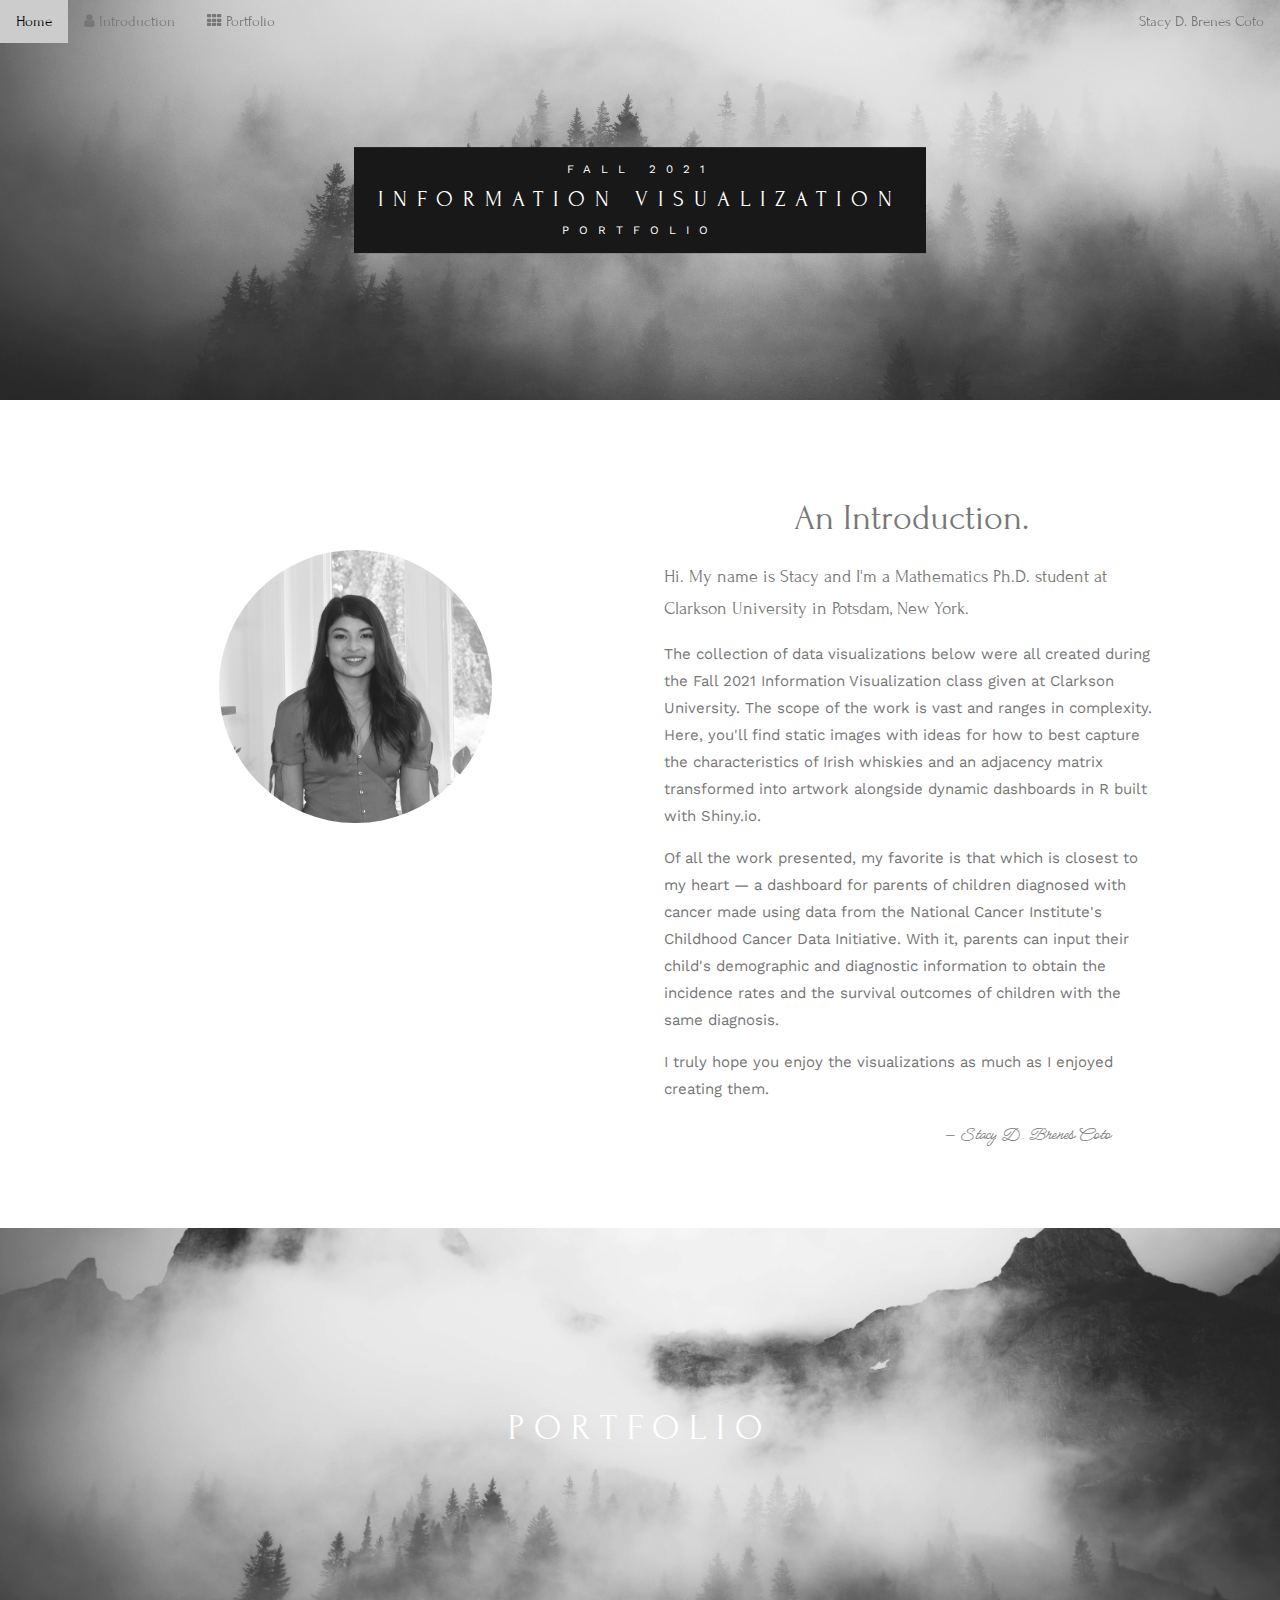
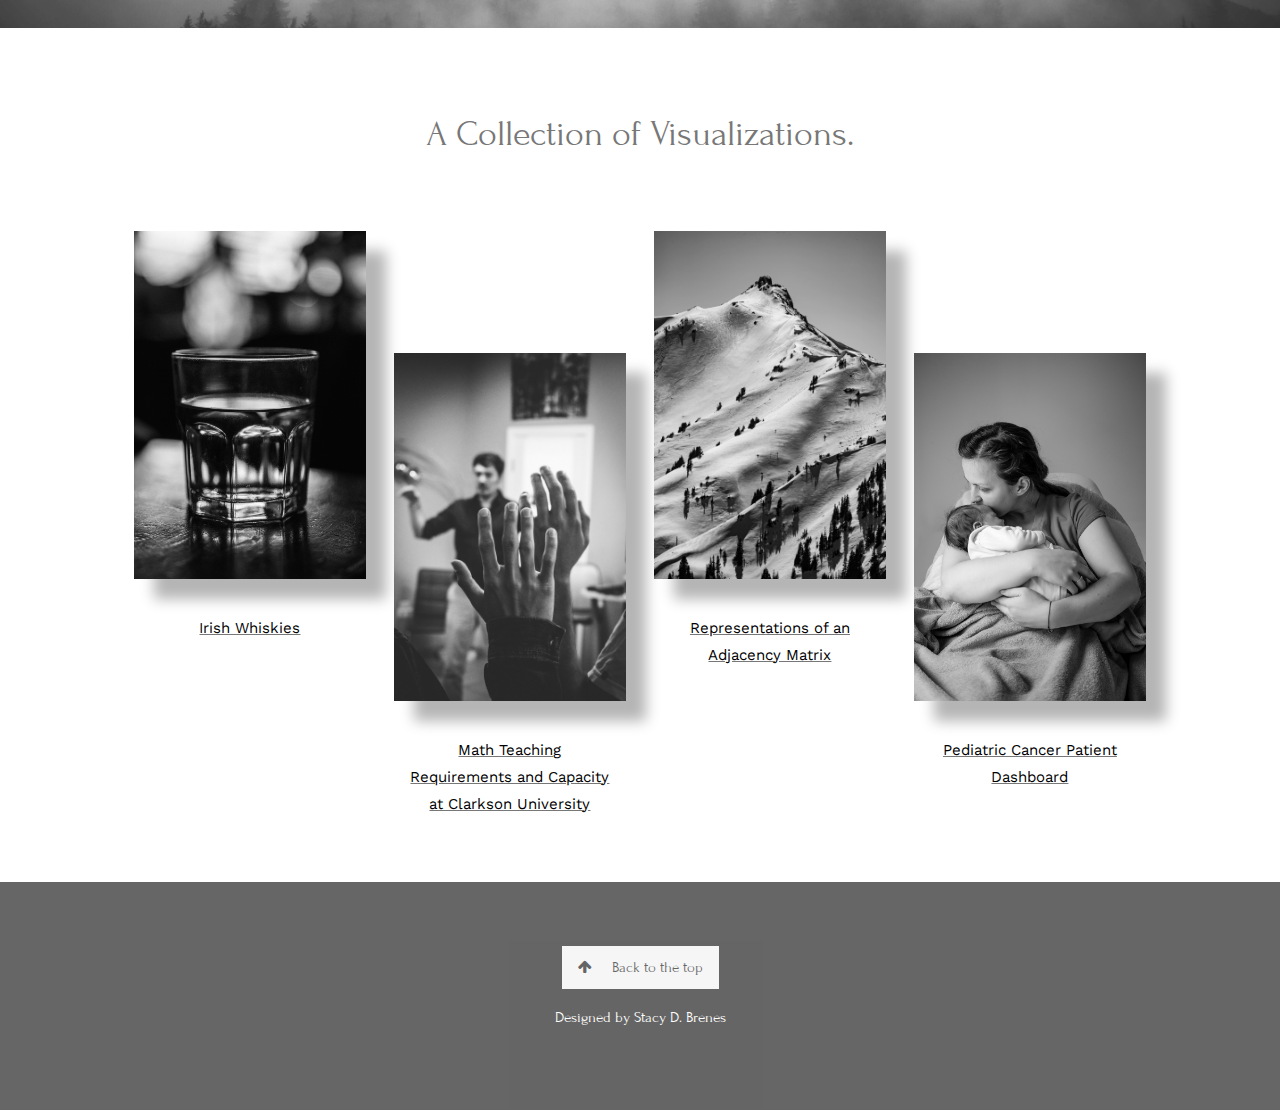
<file: index.html>
<!DOCTYPE html>
<html>
<title>Brenes Fall 2021 Portfolio</title>
<meta charset="UTF-8">
<meta name="viewport" content="width=device-width, initial-scale=1">
<link rel="stylesheet" href="https://www.w3schools.com/w3css/4/w3.css">
<link rel="stylesheet" href="https://fonts.googleapis.com/css?family=Lato">
<link rel="stylesheet" href="https://cdnjs.cloudflare.com/ajax/libs/font-awesome/4.7.0/css/font-awesome.min.css">
<link rel="preconnect" href="https://fonts.googleapis.com">
<link rel="preconnect" href="https://fonts.gstatic.com" crossorigin>
<link
    href="https://fonts.googleapis.com/css2?family=Forum&family=Meow+Script&family=Work+Sans:wght@100;300;400;600&display=swap"
    rel="stylesheet">
<link rel="stylesheet" href="css/styles.css">

<body>

    <!-- Navbar (sit on top) -->
    <div class="w3-top">
        <div class="w3-bar" id="myNavbar">
            <a class="w3-bar-item w3-button w3-hover-black w3-hide-medium w3-hide-large w3-right"
                href="javascript:void(0);" onclick="toggleFunction()" title="Toggle Navigation Menu">
                <i class="fa fa-bars"></i>
            </a>
            <a href="#home" class="w3-bar-item w3-button">Home</a>
            <a href="#about" class="w3-bar-item w3-button w3-hide-small"><i class="fa fa-user"></i> Introduction</a>
            <a href="#portfolio" class="w3-bar-item w3-button w3-hide-small"><i class="fa fa-th"></i> Portfolio</a>
            <!-- <a href="#contact" class="w3-bar-item w3-button w3-hide-small"><i class="fa fa-envelope"></i> CONTACT</a> -->
            <a href="#" class="w3-bar-item w3-button w3-hide-small w3-right w3-hover-black">
                Stacy D. Brenes Coto
            </a>
        </div>

        <!-- Navbar on small screens -->
        <div id="navDemo" class="w3-bar-block w3-white w3-hide w3-hide-large w3-hide-medium">
            <a href="#about" class="w3-bar-item w3-button" onclick="toggleFunction()">Introduction</a>
            <a href="#portfolio" class="w3-bar-item w3-button" onclick="toggleFunction()">Portfolio</a>
            <!-- <a href="#contact" class="w3-bar-item w3-button" onclick="toggleFunction()">CONTACT</a> -->
        </div>
    </div>

    <!-- First Parallax Image with Logo Text -->
    <div class="bgimg-1 w3-display-container w3-opacity-min" id="home">
        <div class="w3-display-middle" style="white-space:nowrap;">
            <div class="w3-center w3-padding-large w3-black w3-xlarge w3-wide w3-animate-opacity ">
                <div class="font-work small">FALL 2021</div>
                <div class="font-forum big">INFORMATION VISUALIZATION</div>
                <div class="font-work small">PORTFOLIO</div>
            </div>
        </div>
    </div>

    <!-- Container (About Section) -->
    <!-- About Section -->
    <div class="w3-content">
        <div class="w3-row w3-padding-64" id="about">
            <div class="w3-col m6 w3-padding-large w3-hide-small">
                <img src="images/about/biography.jpg" class="w3-center w3-image w3-opacity-min bio-photo"
                    alt="Picture of Stacy Brenes" width="600" height="750">
            </div>

            <div class="w3-col m6 w3-padding-large">
                <h1 class="w3-center">An Introduction.</h1>

                <h5>Hi. My name is Stacy and I'm a Mathematics Ph.D. student at Clarkson University in Potsdam, New
                    York. </h5>

                <p class=" font-work">
                    The collection of data visualizations below were all created during the Fall 2021 Information
                    Visualization class given at Clarkson University.
                    The scope of the work is vast and ranges in complexity. Here, you'll find static images with ideas
                    for how to best capture the characteristics of Irish whiskies and
                    an adjacency matrix transformed into artwork alongside dynamic dashboards in R built with Shiny.io.
                </p>
                <p class="w3-text-grey font-work">
                    Of all the work presented, my favorite is that which is closest to my heart &#8212; a dashboard for
                    parents of children diagnosed with cancer made using data
                    from the National Cancer Institute's Childhood Cancer Data Initiative. With it, parents can input
                    their child's demographic and diagnostic information to obtain the
                    incidence rates and the survival outcomes of children with the same diagnosis.
                </p>

                <p class="w3-text-grey font-work"> I truly hope you enjoy the visualizations as much as I enjoyed
                    creating them.</p>
                <div class="signature">
                    &#8212; Stacy D. Brenes Coto
                </div>
            </div>
        </div>
    </div>

    <!-- Second Parallax Image with Portfolio Text -->
    <div class="bgimg-2 w3-display-container w3-opacity-min">
        <div class="w3-display-middle">
            <span class="w3-xxlarge w3-text-white w3-wide">PORTFOLIO</span>
        </div>
    </div>

    <!-- Container (Portfolio Section) -->
    <div class="w3-content w3-container w3-padding-64" id="portfolio">
        <h1 class="w3-center">A Collection of Visualizations.</h3> <br /><br />

            <!-- Responsive Grid. Four columns on tablets, laptops and desktops. Will stack on mobile devices/small screens (100% width) -->
            <div class="w3-row-padding w3-center">
                <div class="w3-col m3">
                    <a href="challenge1.html">
                        <img src="images/portfolio/whiskey.jpg" class="w3-hover-opacity shift" alt="Whiskies">
                        <p class=" caption font-work">Irish Whiskies</p>
                    </a>
                </div>

                <div class="w3-col m3">
                    <a href="https://stacybrenes.shinyapps.io/teaching_dashboard/">
                        <img src="images/portfolio/teacher.jpg" class="w3-hover-opacity overlay" alt="Classroom">
                        <p class="caption font-work">Math Teaching Requirements and Capacity at Clarkson University </p>
                    </a>

                </div>

                <div class="w3-col m3">
                    <a href="challenge2.html">
                    <img src="images/portfolio/adjacency.jpg" class="w3-hover-opacity shift" alt="mountains">
                    <p class="caption font-work">Representations of an Adjacency Matrix</p>
                    </a>
                </div>

                <div class="w3-col m3">
                    <a href="https://stacybrenes.shinyapps.io/Pediatric_Cancer_Dashboard/">
                        <img src="images/portfolio/cancer.jpg" class="w3-hover-opacity overlay" alt="Cancer">
                        <p class="caption font-work">Pediatric Cancer Patient Dashboard</p>
                    </a>
                </div>
            </div>
    </div>

    <!-- Modal for full size images on click-->
    <div id="modal01" class="w3-modal w3-black" onclick="this.style.display='none'">
        <span class="w3-button w3-large w3-black w3-display-topright" title="Close Modal Image"><i
                class="fa fa-remove"></i></span>
        <div class="w3-modal-content w3-animate-zoom w3-center w3-transparent w3-padding-64">
            <img id="img01" class="w3-image">
            <p id="caption" class="w3-opacity w3-large"></p>
        </div>
    </div>



    <!-- Footer -->
    <footer class="w3-center w3-black w3-padding-64 w3-opacity w3-hover-opacity-off">
        <a href="#home" class="w3-button w3-light-grey">
            <i class="fa fa-arrow-up w3-margin-right"></i>
            Back to the top
        </a>
        <p>Designed by Stacy D. Brenes</p>
    </footer>


 <script src="parralax.js"></script>
</body>
</html>
</file>
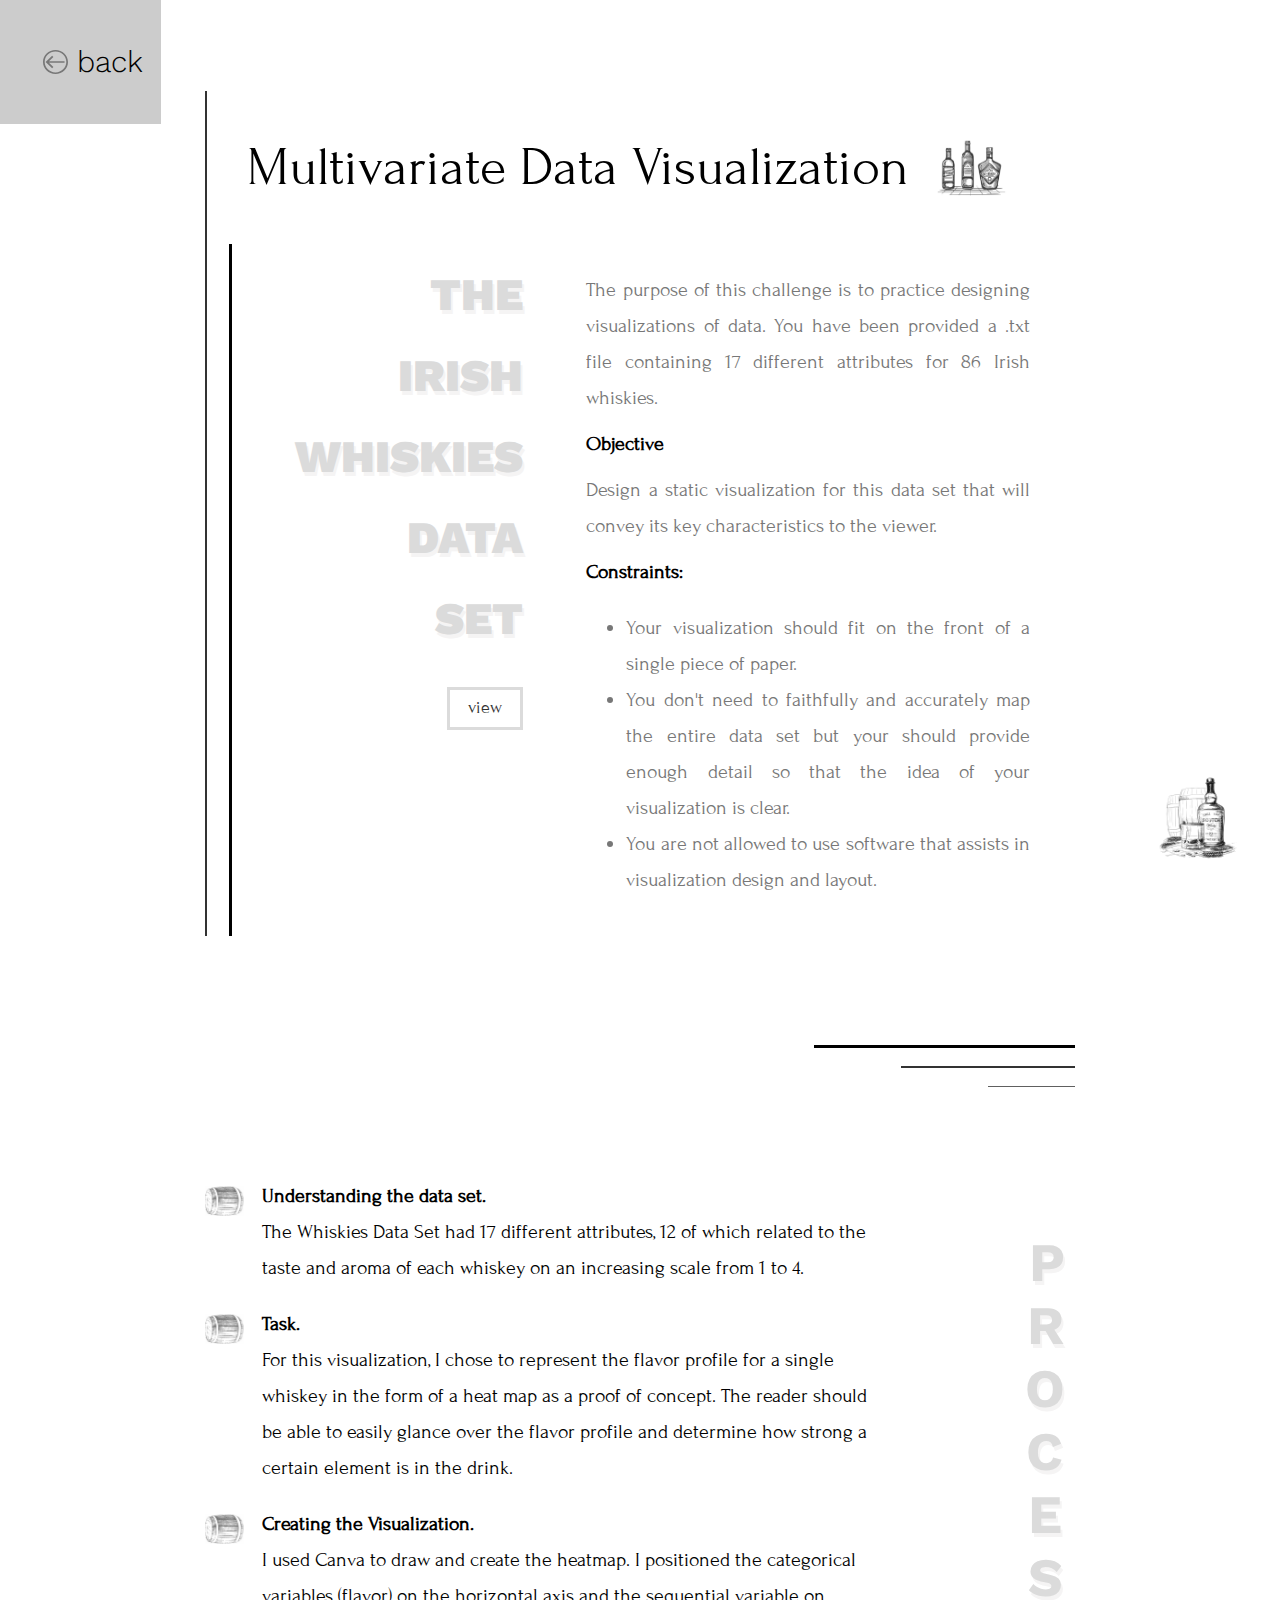
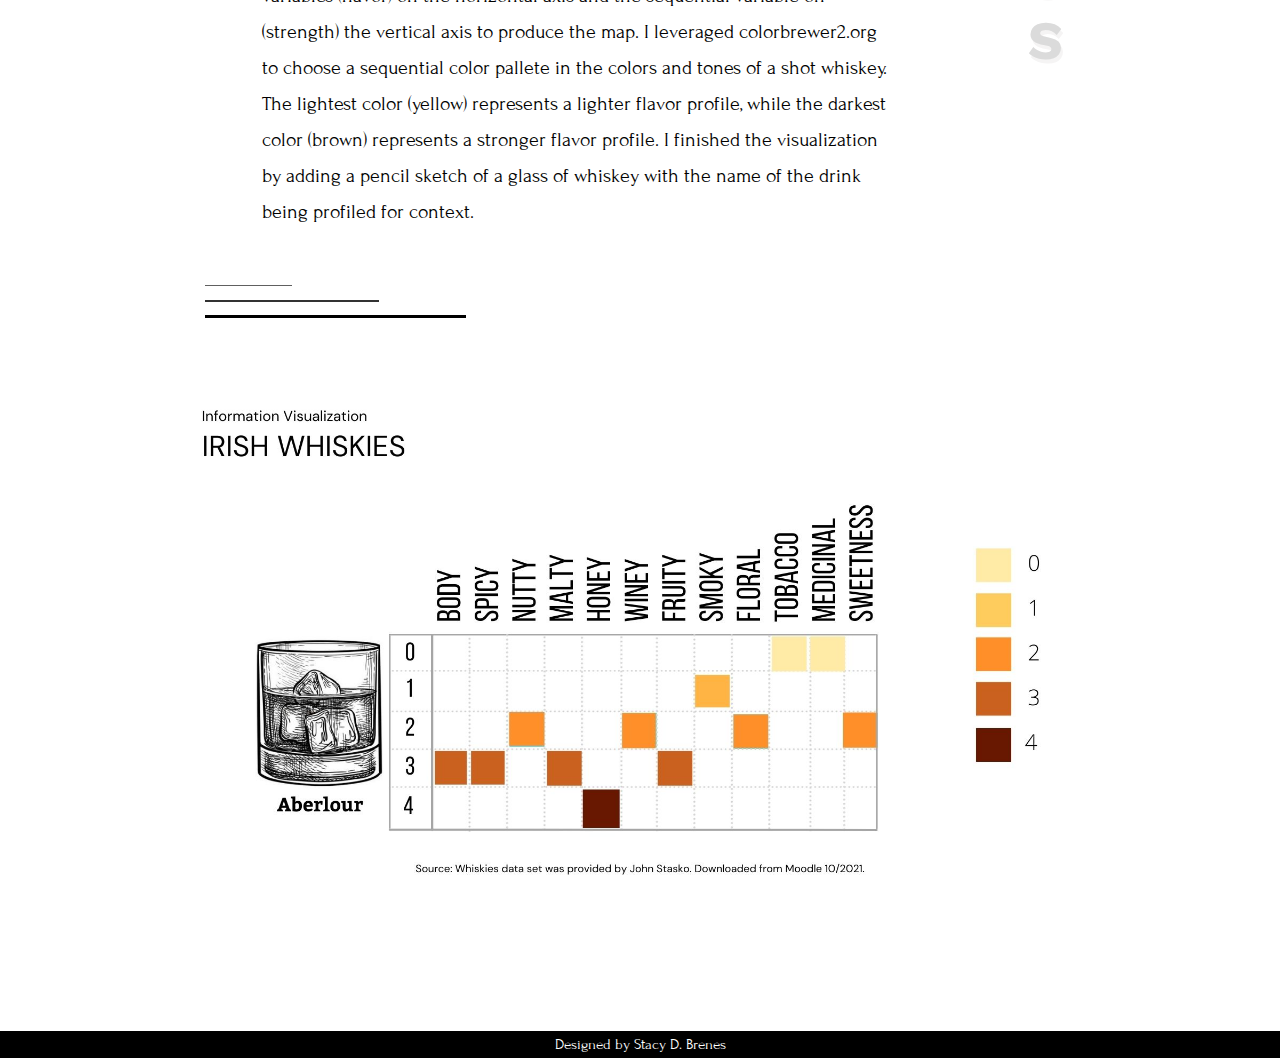
<file: challenge1.html>
<!DOCTYPE html>
<html>
<title>Brenes Fall 2021 Portfolio</title>
<meta charset="UTF-8" />
<meta name="viewport" content="width=device-width, initial-scale=1" />
<link rel="stylesheet" href="https://www.w3schools.com/w3css/4/w3.css" />
<link rel="stylesheet" href="https://fonts.googleapis.com/css?family=Lato" />
<link rel="stylesheet" href="https://cdnjs.cloudflare.com/ajax/libs/font-awesome/4.7.0/css/font-awesome.min.css" />
<link rel="preconnect" href="https://fonts.googleapis.com" />
<link rel="preconnect" href="https://fonts.gstatic.com" crossorigin />
<link href="https://fonts.googleapis.com/css2?family=Forum&family=Work+Sans:wght@100;300;400;600&display=swap"
  rel="stylesheet" />
<link rel="stylesheet" href="css/styles.css" />
<link rel="stylesheet" href="css/challenge.css" />
<link rel="stylesheet" href="css/triangles.css" />

<body>
  <!-- Navbar (sit on top) -->

  <div class="w3-top">
    <div class="w3-bar" id="challengeNavbar">
      <a class="
            w3-bar-item
            w3-button
            w3-hover-black
            w3-hide-medium
            w3-hide-large
            w3-right
          " href="index.html">
        <img class="back-button w3-animate-fading" src="images/challenge/back-left-arrow.svg" />
      </a>
      <a href="index.html" class="w3-bar-item w3-button">
        <div class="back-button">
          <img class="back-button" src="images/challenge/back-left-arrow.svg" />
          <span class="challenge-nav-text">back</span>
        </div>
      </a>
    </div>
  </div>

  <img class="corner-image" src="images/challenge/whiskey-art.jpg"></img>


  <!-- Container (About Section) -->
  <!-- Introduction Section -->
  <div class="content-box">
    <div class="w3-content">
      <div class="w3-row w3-padding-64">
        <div class="outline">
          <div class="process-card">
            <h1 class="challenge-title whiskey-title">Multivariate Data Visualization</h1>
            <div class="process-card-img-1">
              <img class="process-img-2" src="images/challenge/drinks.jpg"></img>
            </div>
          </div>
          <div class="challenge-container">
            <div class="grey-bold-title">
              <h1 class="font-work light-grey">
                <b>
                  the <br />
                  Irish <br />
                  Whiskies <br />
                  Data <br />
                  Set
                </b>
              </h1>
              <a href="pdfs/whiskies_project/whiskies.txt" target="_blank">
                <button class="button-small data-button">view</button>
              </a>
            </div>
            <div class="challenge-description">
              <h4>
                The purpose of this challenge is to practice designing
                visualizations of data. You have been provided a
                <span class="font-code">.txt</span> file containing 17
                different attributes for 86 Irish whiskies.
              </h4>

              <h4 class="font-black">
                <b>Objective</b>
              </h4>
              <h4>
                Design a static visualization for this data set that will
                convey its key characteristics to the viewer.
              </h4>

              <h4 class="font-black">
                <b>Constraints:</b>
              </h4>
              <h4>
                <ul>
                  <li>
                    Your visualization should fit on the front of a
                    single piece of paper.
                  </li>

                  <li>
                    You don't need to faithfully and accurately map the entire
                    data set but your should provide enough detail so that the
                    idea of your visualization is clear.
                  </li>

                  <li>
                    You are not allowed to use software that assists in
                    visualization design and layout.
                  </li>
                </ul>
              </h4>
            </div>
          </div>
        </div>
      </div>

      <!-- Container (About Section) -->
      <!-- Process Lines-->
      <div id="process" class="process-box">
        <div class="topline">
          <div class="empty-top type1"></div>
          <div class="empty-top type2"></div>
        </div>

        <div class="topline">
          <div class="empty-top type3"></div>
          <div class="empty-top type4"></div>
        </div>

        <div class="topline">
          <div class="empty-top type5"></div>
          <div class="empty-top type6"></div>
        </div>

        <div class="process-content">

          <div class="process-description">
            <div class="process-card">
              <div class="process-card-img">
                <img class="process-img" src="images/challenge/barrel.jpeg"></img>
              </div>
              <div class="process-card-text">
                <h4 class="font-black">
                  <b>
                    Understanding the data set.
                  </b></br>

                  The Whiskies Data Set had 17 different attributes, 12 of which related to the taste and aroma of each
                  whiskey on an increasing scale from 1 to 4.
                </h4>
              </div>
            </div>


            <div class="process-card">
              <div class="process-card-img">
                <img class="process-img" src="images/challenge/barrel.jpeg"></img>
              </div>
              <div class="process-card-text">
                <h4 class="font-black">
                  <b>
                    Task.
                  </b> </br>
                  For this visualization, I chose to represent the flavor profile for a single whiskey in the form of a
                  heat map as a proof of concept. The reader should be able to easily glance over the flavor profile and
                  determine how strong a certain element is in the drink.
                </h4>
              </div>
            </div>

            <div class="process-card">
              <div class="process-card-img">
                <img class="process-img" src="images/challenge/barrel.jpeg"></img>
              </div>
              <div class="process-card-text">
                <h4 class="font-black">
                  <b>
                    Creating the Visualization.
                  </b></br>

                  I used Canva to draw and create the heatmap. I positioned the categorical variables (flavor) on the
                  horizontal axis and the sequential variable on (strength) the vertical axis to produce the map. I
                  leveraged colorbrewer2.org to choose a sequential color pallete in the colors and tones of a shot
                  whiskey. The lightest color (yellow) represents a lighter flavor profile, while the darkest color
                  (brown) represents a stronger flavor profile. I finished the visualization by adding a pencil sketch
                  of a glass of whiskey with the name of the drink being profiled for context.

                </h4>
              </div>
            </div>
          </div>

          <div class="process-title-box">
            <h1 class="process-title light-grey font-work ">Process</h1>
          </div>
        </div>



        <div class="bottomline">
          <div class="empty-bottom type6"></div>
          <div class="empty-bottom type4"></div>
          <div class="empty-bottom type2"></div>
        </div>
      </div>

    </div>

    <div>
      <img class="final-img" src="pdfs/whiskies_project/whiskies.jpg"></img>
    </div>

  </div>

  <footer class="w3-center w3-black">
    <p>Designed by Stacy D. Brenes</p>
  </footer>

  <script src="parralax.js"></script>
</body>

</html>
</file>
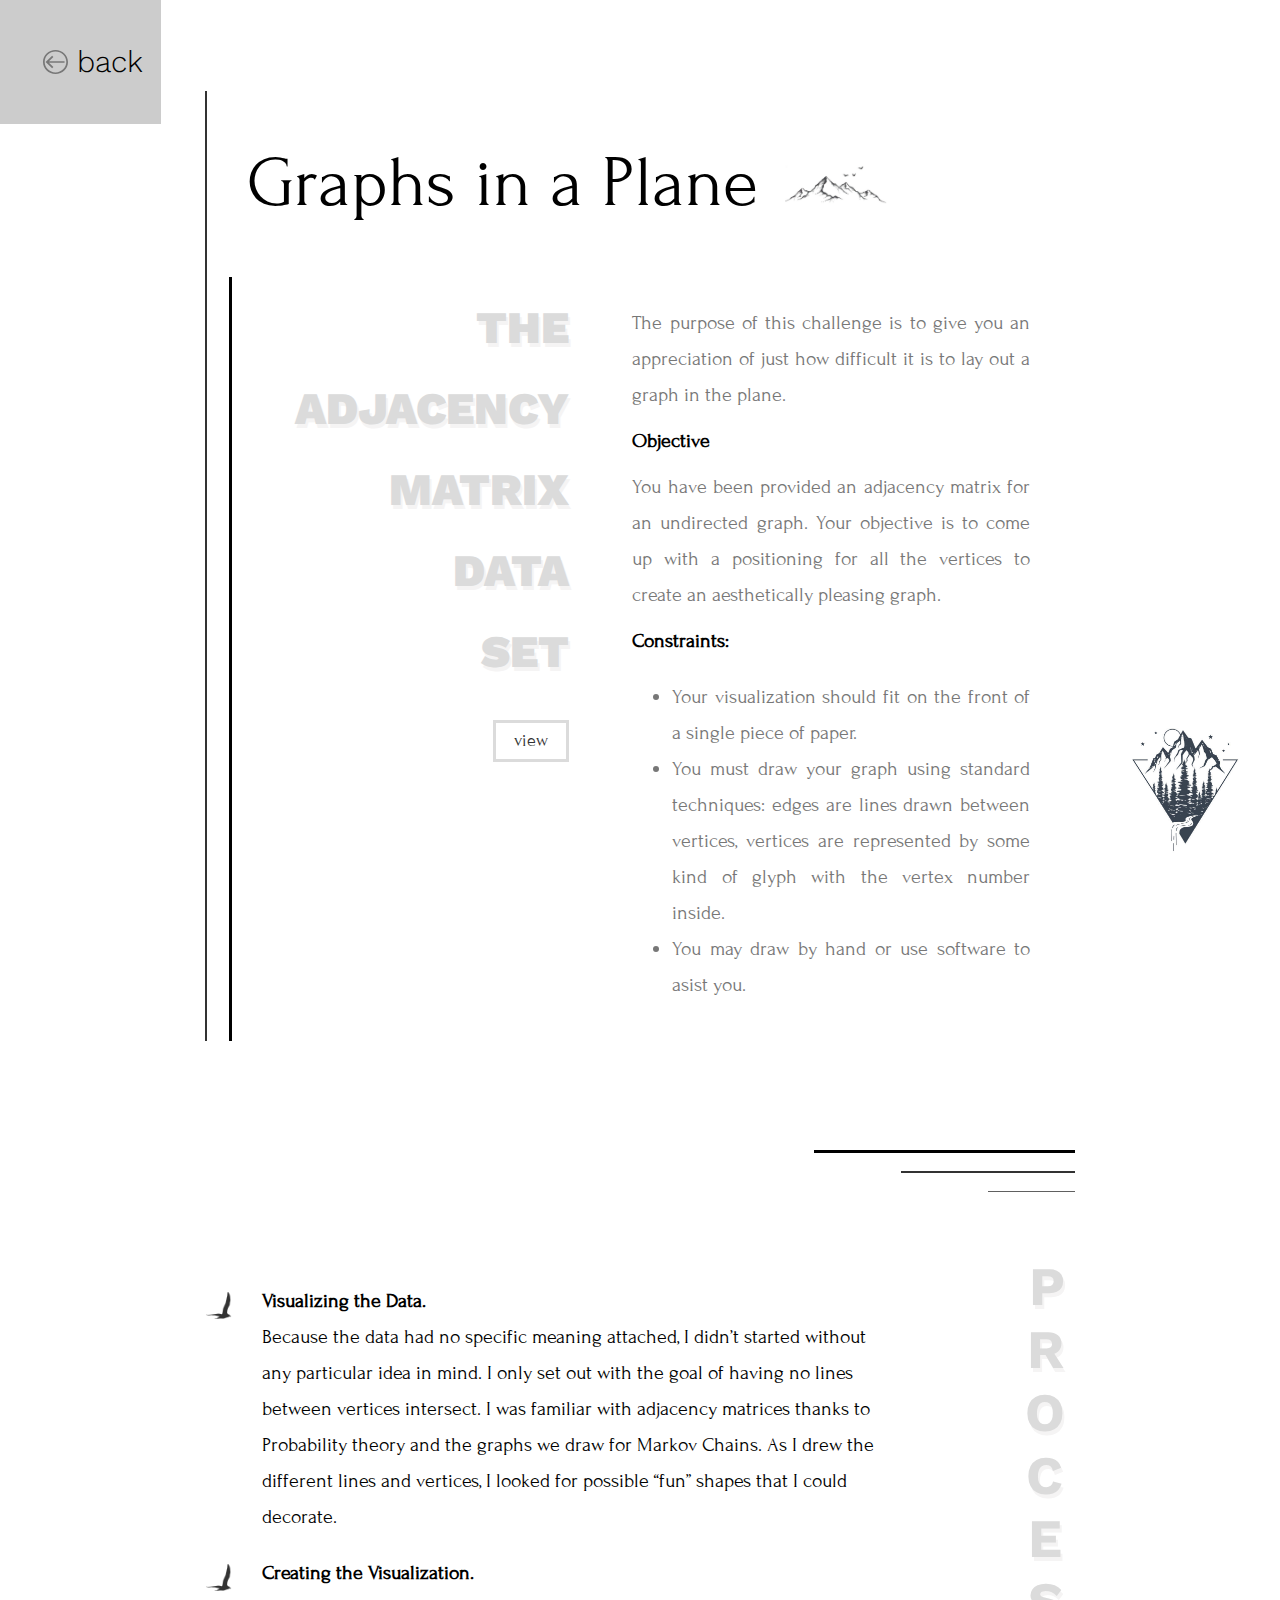
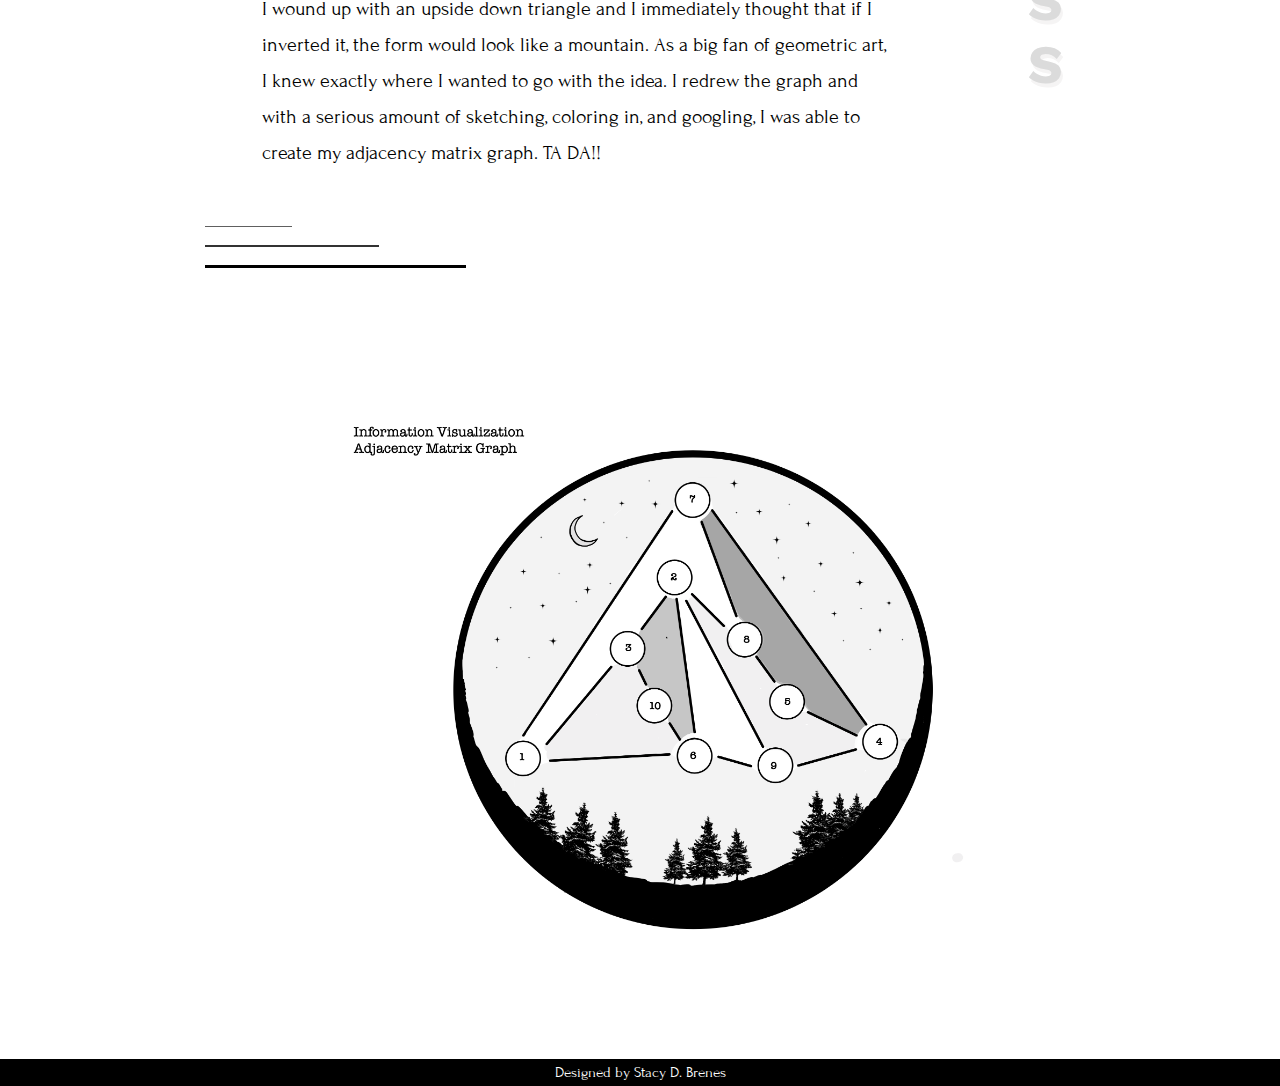
<file: challenge2.html>
<!DOCTYPE html>
<html>
<title>Brenes Fall 2021 Portfolio</title>
<meta charset="UTF-8" />
<meta name="viewport" content="width=device-width, initial-scale=1" />
<link rel="stylesheet" href="https://www.w3schools.com/w3css/4/w3.css" />
<link rel="stylesheet" href="https://fonts.googleapis.com/css?family=Lato" />
<link rel="stylesheet" href="https://cdnjs.cloudflare.com/ajax/libs/font-awesome/4.7.0/css/font-awesome.min.css" />
<link rel="preconnect" href="https://fonts.googleapis.com" />
<link rel="preconnect" href="https://fonts.gstatic.com" crossorigin />
<link href="https://fonts.googleapis.com/css2?family=Forum&family=Work+Sans:wght@100;300;400;600&display=swap"
  rel="stylesheet" />
<link rel="stylesheet" href="css/styles.css" />
<link rel="stylesheet" href="css/challenge.css" />
<link rel="stylesheet" href="css/triangles.css" />

<body>
  <!-- Navbar (sit on top) -->

  <div class="w3-top">
    <div class="w3-bar" id="challengeNavbar">
      <a class="
            w3-bar-item
            w3-button
            w3-hover-black
            w3-hide-medium
            w3-hide-large
            w3-right
          " href="index.html">
        <img class="back-button w3-animate-fading" src="images/challenge/back-left-arrow.svg" />
      </a>
      <a href="index.html" class="w3-bar-item w3-button">
        <div class="back-button">
          <img class="back-button" src="images/challenge/back-left-arrow.svg" />
          <span class="challenge-nav-text">back</span>
        </div>
      </a>
    </div>
  </div>

  <img class="corner-image-2" src="images/challenge/mountains-triangle.jpeg"></img>


  <!-- Container (About Section) -->
  <!-- Introduction Section -->
  <div class="content-box">
    <div class="w3-content">
      <div class="w3-row w3-padding-64">
        <div class="outline">
          <div class="process-card">
            <h1 class="challenge-title">Graphs in a Plane</h1>
            <div class="process-card-img-1">
              <img class="process-img-1" src="images/challenge/mountains-geom.jpeg"></img>
            </div>
          </div>
          <div class="challenge-container">
            <div class="grey-bold-title">
              <h1 class="font-work light-grey">
                <b>
                  the <br />
                  adjacency <br />
                  matrix <br />
                  Data <br />
                  Set
                </b>
              </h1>
              <a href="pdfs/adjacency_project/adjacency-matrix.txt" target="_blank">
                <button class="button-small data-button">view</button>
              </a>
            </div>
            <div class="challenge-description">
              <h4 class="font-black">
                <b></b>
              </h4>

              <h4>
                The purpose of this challenge is to give you an appreciation of just how difficult it is to lay out a
                graph in the plane.
              </h4>

              <h4 class="font-black">
                <b>Objective</b>
              </h4>
              <h4>
                You have been provided an adjacency matrix for an undirected graph. Your objective is to come up with a
                positioning for all the vertices to create an aesthetically pleasing graph.
              </h4>

              <h4 class="font-black">
                <b>Constraints:</b>
              </h4>
              <h4>
                <ul>
                  <li>
                    Your visualization should fit on the front of a
                    single piece of paper.
                  </li>

                  <li>
                    You must draw your graph using standard techniques: edges are lines drawn between vertices, vertices
                    are represented by some kind of glyph with the vertex number inside.
                  </li>

                  <li>
                    You may draw by hand or use software to asist you.
                  </li>
                </ul>
              </h4>
            </div>
          </div>
        </div>
      </div>

      <!-- Container (About Section) -->
      <!-- Process Lines-->
      <div id="process" class="process-box">
        <div class="topline">
          <div class="empty-top type1"></div>
          <div class="empty-top type2"></div>
        </div>

        <div class="topline">
          <div class="empty-top type3"></div>
          <div class="empty-top type4"></div>
        </div>

        <div class="topline">
          <div class="empty-top type5"></div>
          <div class="empty-top type6"></div>
        </div>

        <div class="process-content">

          <div class="process-description">
            <div class="process-card">
              <div class="process-card-img">
                <img class="process-img-3" src="images/challenge/bird.png"></img>
              </div>
              <div class="process-card-text">
                <h4 class="font-black">
                  <b>
                  Visualizing the Data.
                  </b></br>

                  Because the data had no specific meaning attached, I didn’t started without any particular idea in mind. I only set out with the goal of having no lines between vertices intersect. I was familiar with adjacency matrices thanks to Probability theory  and the graphs we draw for Markov Chains.  As I drew the different lines and vertices, I looked for possible “fun” shapes that I could decorate. 
                </h4>
              </div>
            </div>

            <div class="process-card">
              <div class="process-card-img">
                <img class="process-img-3" src="images/challenge/bird.png"></img>
              </div>
              <div class="process-card-text">
                <h4 class="font-black">
                  <b>
                  Creating the Visualization.
                  </b></br>

                  I wound up with an upside down triangle and I immediately thought that if I inverted it, the form would look like a mountain. As a big fan of geometric art, I knew exactly where I wanted to go with the idea. I redrew the graph and with a serious amount of sketching, coloring in, and googling, I was able to create my adjacency matrix graph. TA DA!!
                 
                </h4>
              </div>
            </div>
          </div>

          <div class="process-title-box">
            <h1 class="process-title challenge-2-process light-grey font-work ">Process</h1>
          </div>
        </div>



        <div class="bottomline">
          <div class="empty-top type6"></div>
          <div class="empty-top type4"></div>
          <div class="empty-top type2"></div>
        </div>
      </div>

    </div>

    <div class="bottom-image">
      <img class="adjacency-img" src="pdfs/adjacency_project/adjacency-transformation.png"></img>
    </div>

  </div>

  <footer class="w3-center w3-black">
    <p>Designed by Stacy D. Brenes</p>
  </footer>

  <script src="parralax.js"></script>
</body>

</html>
</file>
<file: css/styles.css>
body,h1,h2,h3,h4,h5,h6 {font-family: 'Forum', cursive;}
body, html {
  height: 100%;
  color: #777;
  line-height: 1.8;
}

/* Create a Parallax Effect */
.bgimg-1, .bgimg-2, .bgimg-3 {
  background-attachment: fixed;
  background-position: center;
  background-repeat: no-repeat;
  background-size: cover;
}

/* First image (Logo. Full height) */
.bgimg-1 {
  background-image: url('../images/home/mountains\ thin.jpg');
  min-height: 100%;
  -moz-animation: fadein 2s; /* Firefox */
  -webkit-animation: fadein 2s; /* Safari and Chrome */
  -o-animation: fadein 2s; /* Opera */
}

@keyframes fadein {
  from {
      opacity:0;
  }
  to {
      opacity:0.9;
  }
}
@-moz-keyframes fadein { /* Firefox */
  from {
      opacity:0;
  }
  to {
      opacity:0.9;
  }
}
@-webkit-keyframes fadein { /* Safari and Chrome */
  from {
      opacity:0;
  }
  to {
      opacity:0.9;
  }
}
@-o-keyframes fadein { /* Opera */
  from {
      opacity:0;
  }
  to {
      opacity: 0.9;
  }
}



/* Second image (Portfolio) */
.bgimg-2 {
  background-image: url("../images/home/mountains-compressed.jpg");
  min-height: 400px;
}


.w3-wide {letter-spacing: 10px;}
.w3-hover-opacity {cursor: pointer;}

/* Turn off parallax scrolling for tablets and phones */
@media only screen and (max-device-width: 1600px) {
  .bgimg-1, .bgimg-2, .bgimg-3 {
    background-attachment: scroll;
    min-height: 400px;
  }
}

.w3-opacity-min{
    opacity: 0.9;
}

.font-forum{
    font-family: 'Forum', cursive;
}

.font-work{
    font-family: 'Work Sans', sans-serif;
}

.small{
    font-size: 0.9vw;
}

.big{
    font-size: 1.75vw;
}

.w3-content{
    max-width: 85%;
}

.bio-photo{
    border-radius: 50%;
    margin-left: 20%;
    max-width: 55%;
    margin-top: 15%;
}

.overlay{
    width: 95%;
    margin-top: 50%;
    box-shadow: 20px 20px 13px 0px #b5b5b5;
}

.shift{
    width: 95%;
    box-shadow: 20px 20px 13px 0px #b5b5b5;
}

.signature{
    width: 100%;
    font-family: 'Meow Script', cursive;
    font-size: 1.5vw;
    text-align: right;
    padding-right: 10%;
}

.caption{
    color: black;
    text-decoration: none;
    max-width: 85%;
    word-wrap: break-word;
    margin: 4vh auto 0 auto;
}
</file>
<file: css/challenge.css>
.back-button {
  display: flex;
  margin: 3vh;
}

img.back-button {
  max-height: 2.75vh;
  margin: auto;
}

.challenge-nav-text {
  padding-left: 1vh;
  font-size: 2em;
  font-family: "Work Sans", sans-serif;
  font-weight: 300;
}

.content-box {
  max-width: 80%;
  margin: auto;
  margin-top: 3vh;
}

.challenge-title {
  font-size: 8vh;
  color: black;
  padding: 2vh;
  text-shadow: 2px #606060;
}

.whiskey-title{
  font-size: 6vh;
}

.challenge-container {
  display: flex;
  text-align: justify;
  border-left: 3px solid black;
}

.light-grey {
  color: #dbdbdb;
  font-size: 5vh;
  text-align: right;
  text-transform: uppercase;
  font-weight: bold;
  text-shadow: 2px 4px #f5f4f4;
}

.grey-bold-title {
  padding: 0 2vh 0 7vh;
}

.challenge-description {
  padding: 2vh 5vh 2vh 5vh;
}

.font-black {
  color: black;
}

.lowercase {
  text-transform: lowercase;
}

.outline {
  border-left: 2px solid #323232;
  padding-left: 2.5vh;
}

.data-button {
  display: inline-block;
  padding: 0.25vh 2vh;
  text-align: center;
  color: #323232;
  background: white; /* default color */
  border: 3px solid #dbdbdb;

  /* "to left" / "to right" - affects initial color */
  background: linear-gradient(to left, white 50%, #dbdbdb 50%) right;
  background-size: 200%;
  transition: 0.25s ease-out;
  font-size: 2vh;
  margin: 2vh 0 0 0;
  float: right;
}

.data-button:hover {
  background-position: left;
}

.process-box {
  margin-top: 5vh;
}

.process-title {
  writing-mode: vertical-lr;
  float: right;
  font-size: 6vh;
  text-orientation: upright;
  margin: 7vh -2vh 7vh 0;
}

.challenge-2-process {
  margin: -2vh -2vh 4vh 0;
}

.process-content {
  display: flex;
}

.process-description {
  width: 90%;
  margin-top: 7vh;
}

.process-title-box {
  width: 10%;
  margin-top: 7vh;
}

.final-img {
  max-width: 100%;
  margin-bottom: 10vh;
}

.corner-image {
  max-width: 10%;
  position: fixed;
  right: 0;
  bottom: 0;
  margin: 0 2vh 2vh 0;
  padding: 2vh;
  width: 75%;
  opacity: 0.9;
}

.corner-image-2 {
  max-width: 12%;
  position: fixed;
  right: 0;
  bottom: 0;
  margin: 0 2vh 4vh 0;
  width: 100%;
  opacity: 0.9;
}

.process-card {
  display: flex;
  width: 100%;
}

.process-card-img {
  width: 5%;
  margin: 2vh 0;
}

.process-img {
  max-width: 100%;
}

.process-card-text {
  width: 80%;
  margin: 0 2vh;
}

.process-img-1 {
  width: 100%;
  margin: auto;
  opacity: 0.8;
}

.process-img-2 {
  width: 70%;
  margin: auto;
  opacity: 0.8;
}

.process-img-3 {
  width: 70%;
  margin: auto;
  opacity: 0.8;
}

.process-card-img-1 {
  width: 12%;
  margin: auto 1vh auto 1vh;
}

.bottom-image {
  width: 80%;
  margin: auto;
}

.adjacency-img {
  max-width: 80%;
  margin: 12vh;
}
</file>
<file: css/triangles.css>
.topline{
    width: 100%;
    display: flex;
}


.bottomline{
    width: 100%;
    margin: 5vh 0 2vh 0;
}

.empty-top{
    padding:1vh
}
.empty-bottom{
    padding:0.75vh
}

.type1{
    width: 70%
}

.type2{
    width: 30%;
    border-top: 3px solid black;
}

.type3{
    width: 80%
}

.type4{
    width: 20%;
    border-top: 2px solid #323232;
}

.type5{
    width: 90%
}

.type6{
    width: 10%;
    border-top: 1px solid #606060;
}

.type7{
  width: 5%;
  border-top: 1px solid #606060;
}

.type8{
    width: 2.5%;
    border-top: 1px solid #606060;
}

.type9{
    width: 1%;
    border-top: 1px solid #606060;
}

.type10{
    width: 15%;
    border-top: 1px solid #606060;
}

.type11{
    width: 25%;
    border-top: 1px solid #606060;
}
</file>
